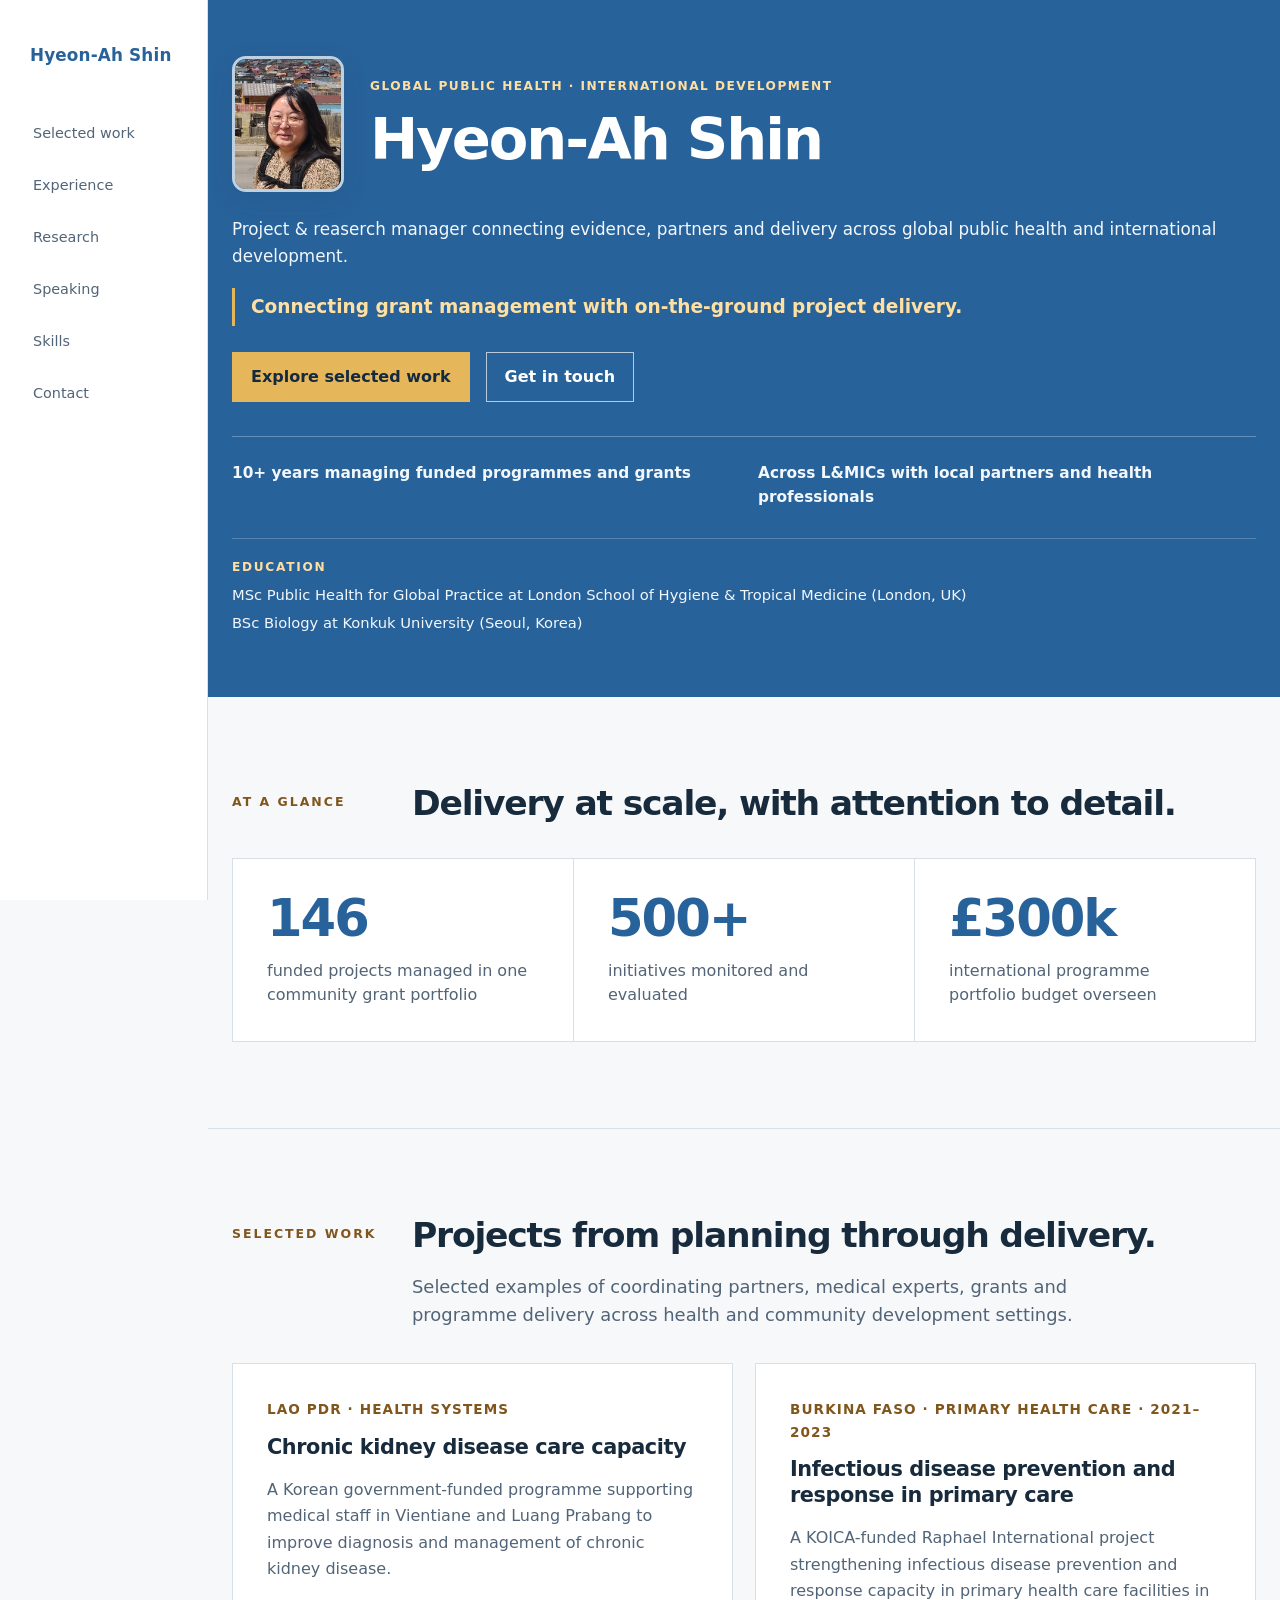
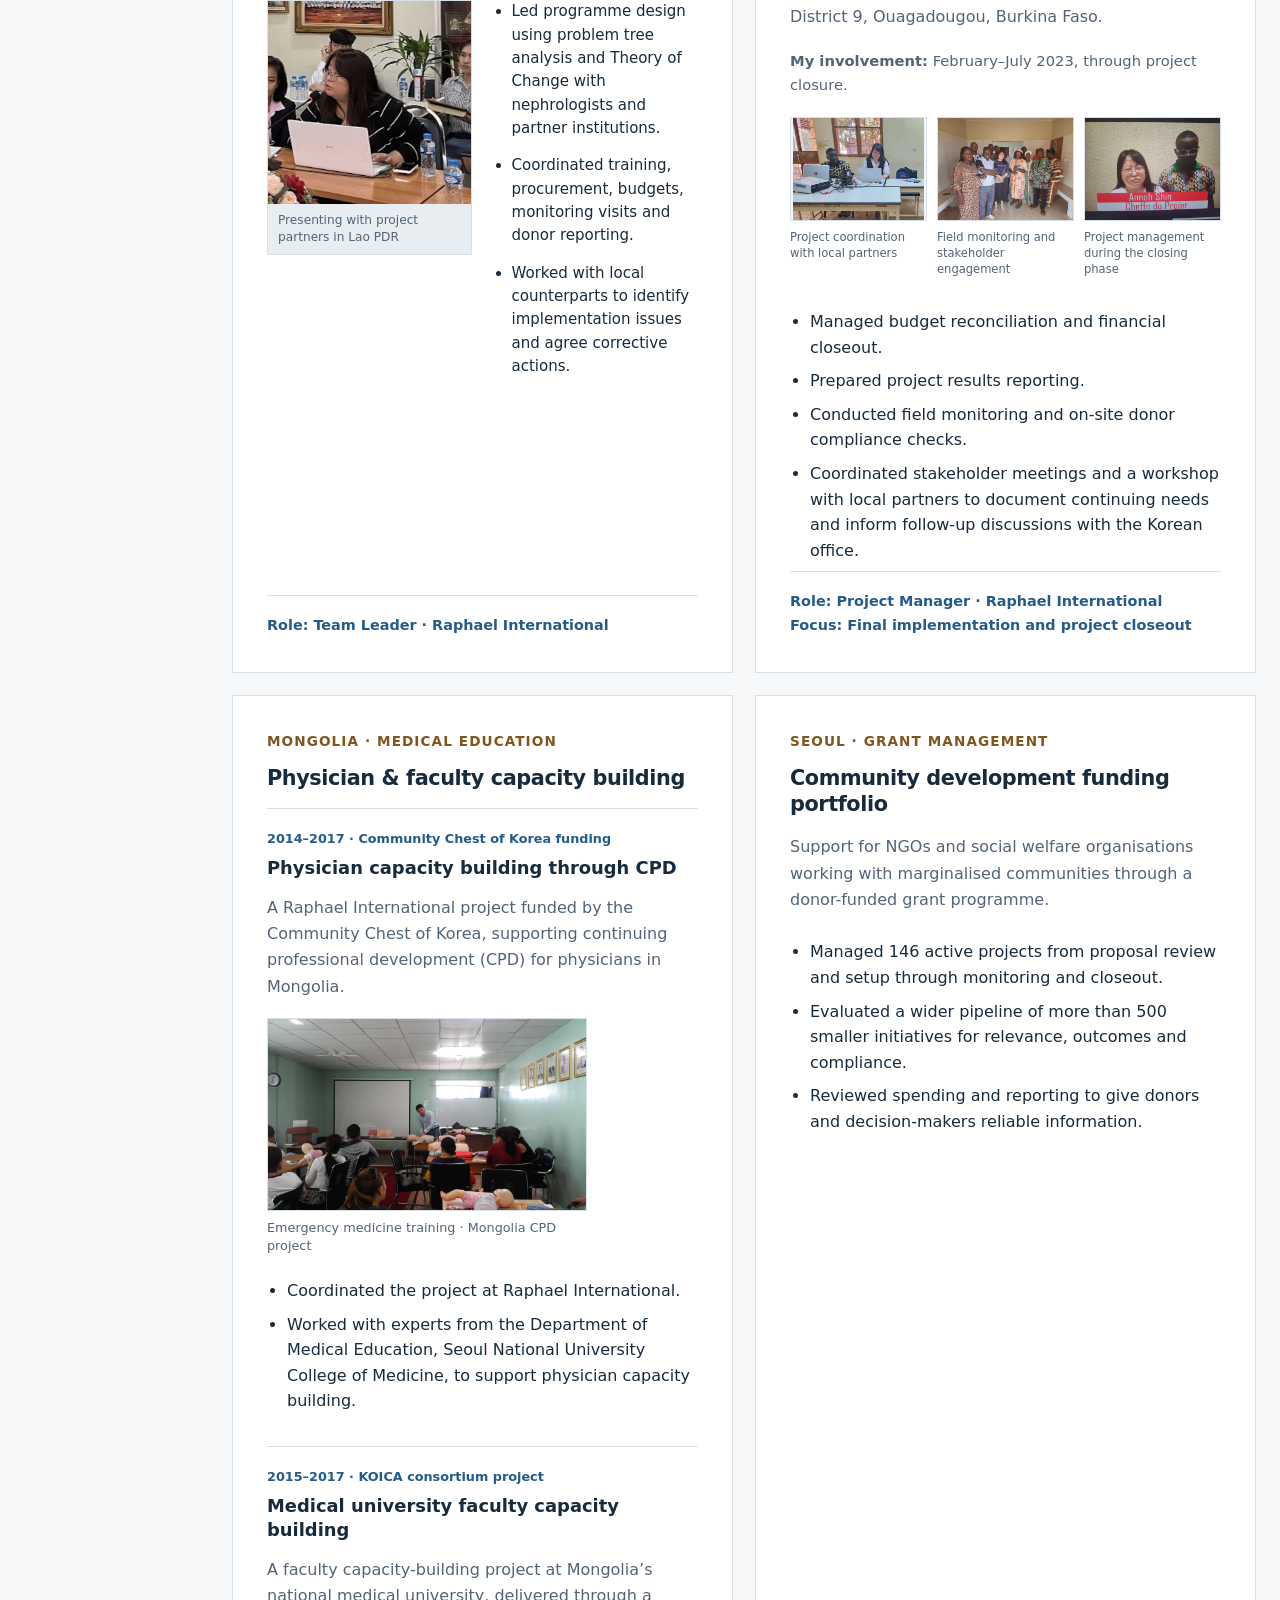
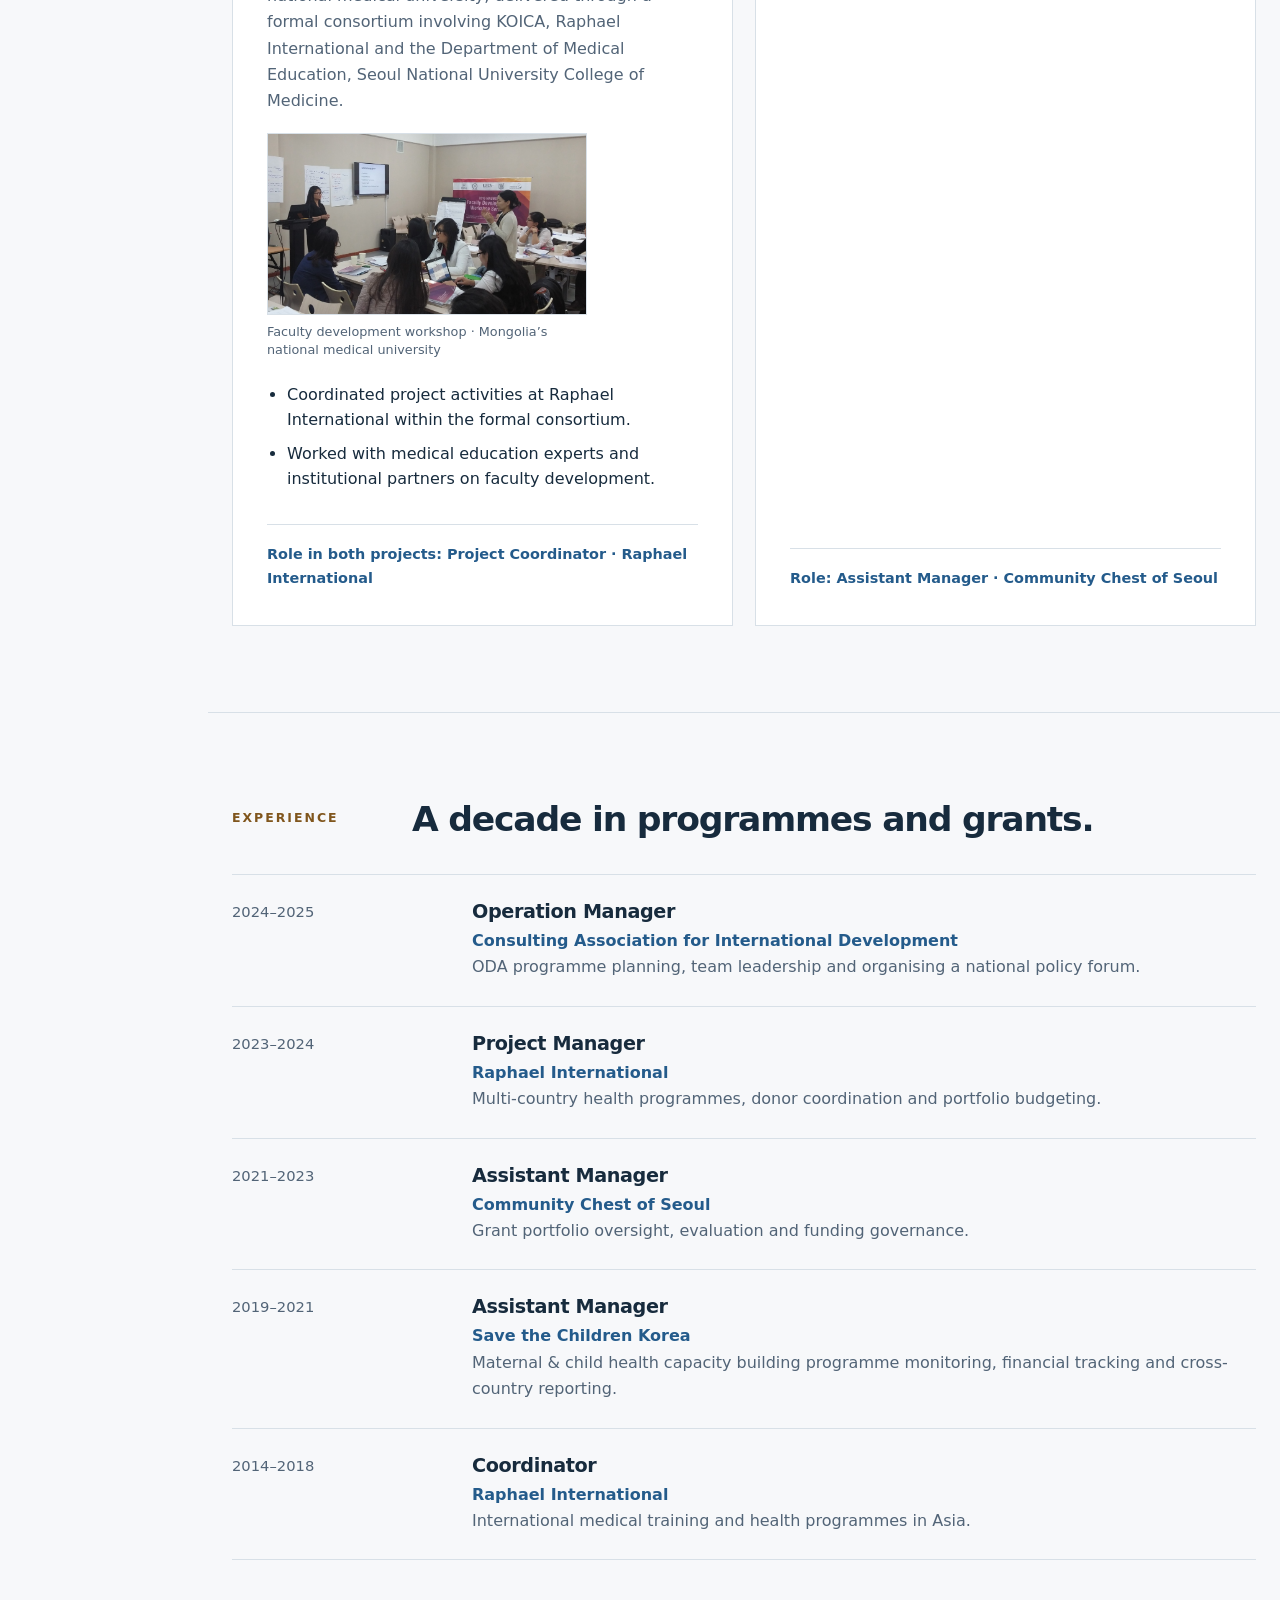
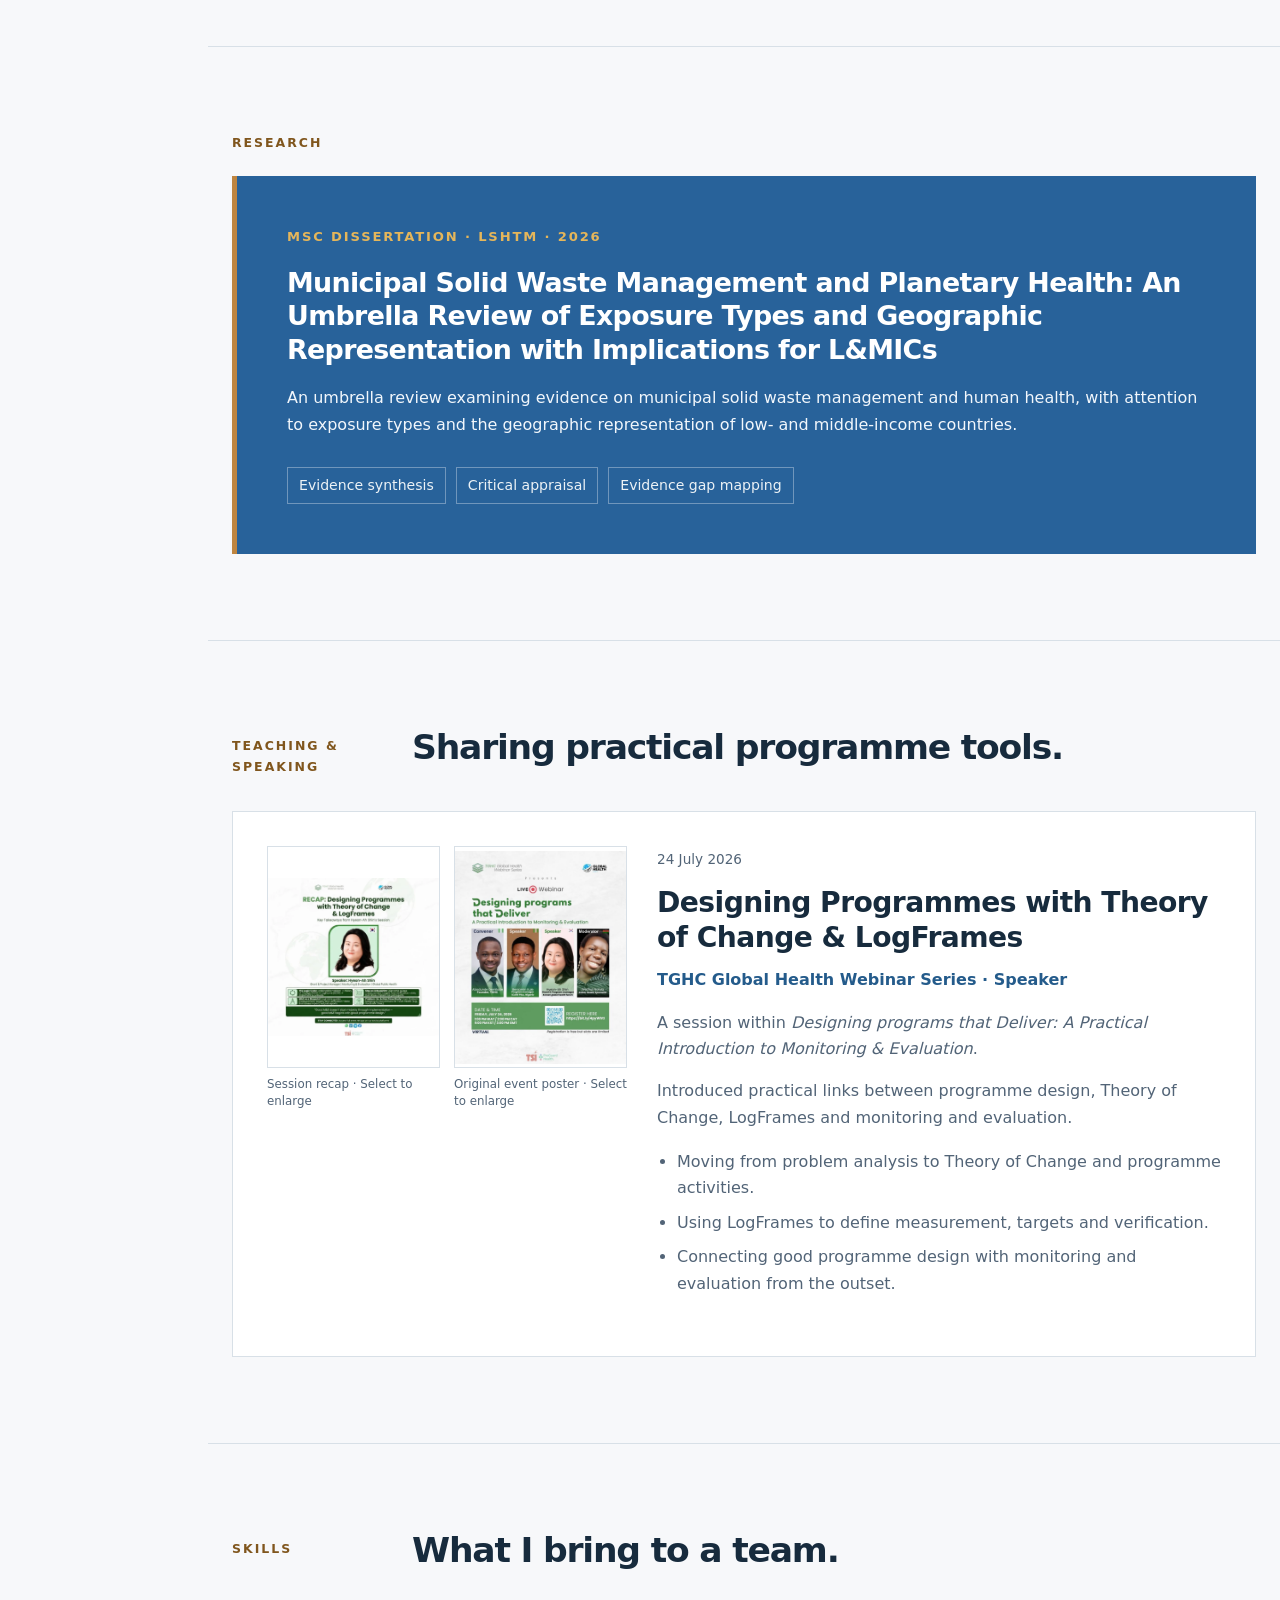
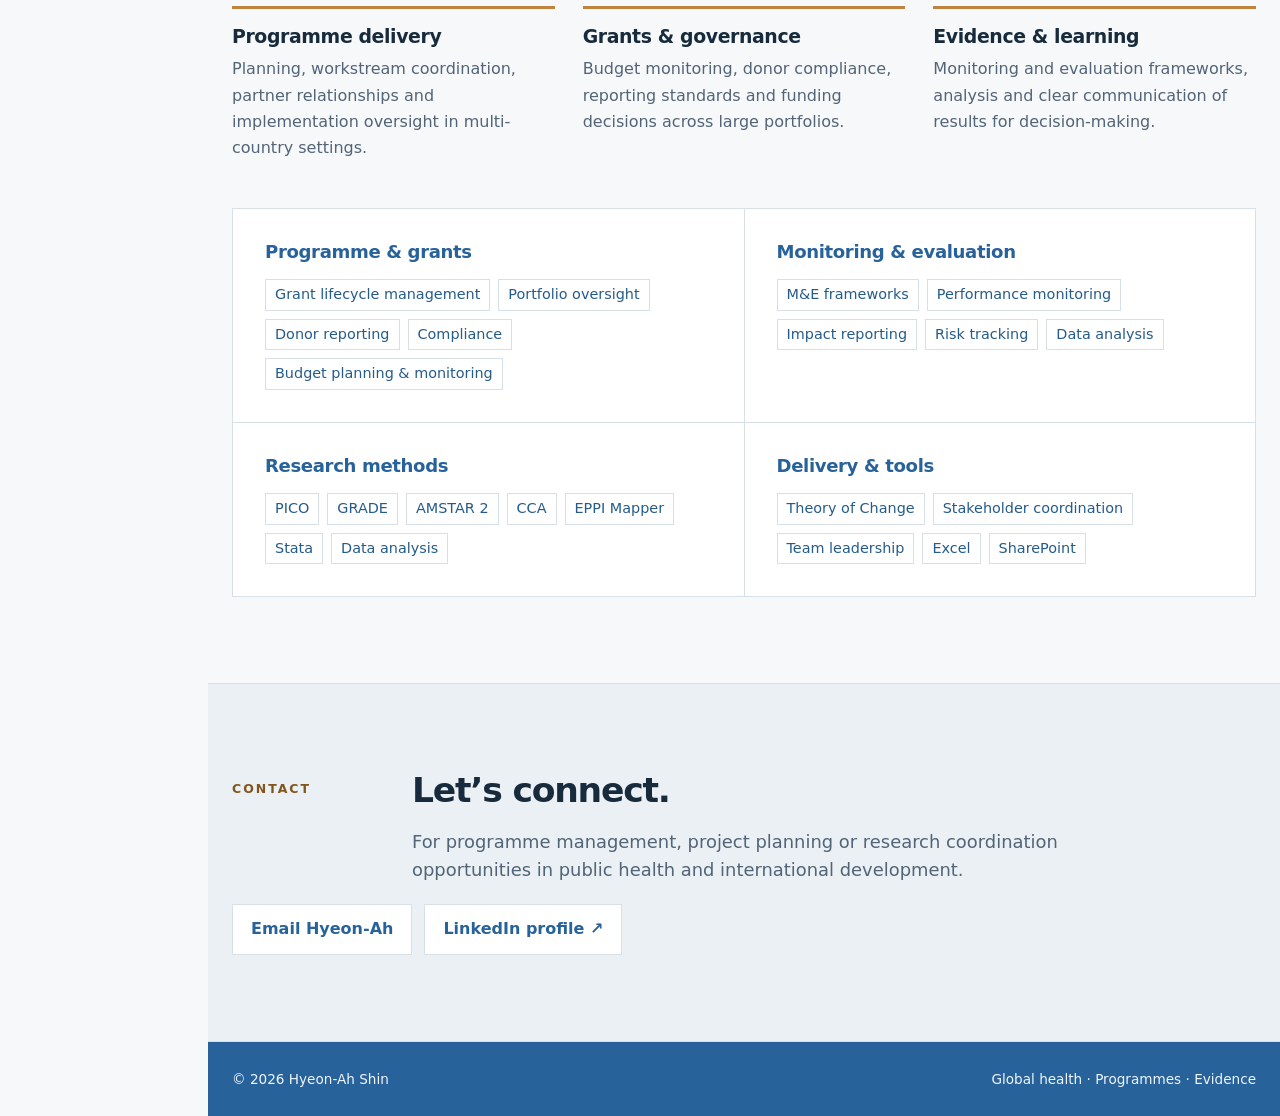
<file: index.html>
<!DOCTYPE html>
<html lang="en"><head><meta charset="utf-8"><meta name="viewport" content="width=device-width,initial-scale=1"><title>Hyeon-Ah Shin | Portfolio</title><meta name="description" content="Global health, projects and research. Connecting grant management with on-the-ground project delivery.">
<link rel="canonical" href="https://hyeonah-s.github.io/portfolio/">
<meta property="og:type" content="website">
<meta property="og:site_name" content="Hyeon-Ah Shin | Portfolio">
<meta property="og:title" content="Hyeon-Ah Shin | Portfolio">
<meta property="og:description" content="Global health, projects and research. Connecting grant management with on-the-ground project delivery.">
<meta property="og:url" content="https://hyeonah-s.github.io/portfolio/">
<meta property="og:image" content="https://hyeonah-s.github.io/portfolio/assets/portfolio-thumbnail.png">
<meta property="og:image:secure_url" content="https://hyeonah-s.github.io/portfolio/assets/portfolio-thumbnail.png">
<meta property="og:image:type" content="image/png">
<meta property="og:image:alt" content="Hyeon-Ah Shin working on a laptop">
<meta name="twitter:card" content="summary_large_image">
<meta name="twitter:title" content="Hyeon-Ah Shin | Portfolio">
<meta name="twitter:description" content="Global health, projects and research.">
<meta name="twitter:image" content="https://hyeonah-s.github.io/portfolio/assets/portfolio-thumbnail.png">
<meta name="twitter:image:alt" content="Hyeon-Ah Shin working on a laptop">
<link rel="stylesheet" href="styles.css?v=3"></head><body><nav class="site-nav" aria-label="Main navigation"><a class="brand" href="#top" aria-current="location">Hyeon-Ah Shin</a><div class="navlinks"><a href="#work">Selected work</a><a href="#experience">Experience</a><a href="#research">Research</a><a href="#speaking">Speaking</a><a href="#skills">Skills</a><a href="#contact">Contact</a></div></nav><header id="top"><div class="wrap"><div class="hero"><div><div class="hero-identity"><img class="hero-portrait" src="assets/hyeon-ah-portrait.jpg" alt="Hyeon-Ah Shin" width="355" height="474"><div><div class="eyebrow">Global Public Health · International Development</div><h1>Hyeon-Ah Shin</h1></div></div><p class="intro">Project &amp; reaserch manager connecting evidence, partners and delivery across global public health and international development.</p><p class="bridge-line">Connecting grant management with on-the-ground project delivery.</p><div class="hero-actions"><a class="button primary" href="#work">Explore selected work</a><a class="button" href="#contact">Get in touch</a></div></div><aside class="hero-side" aria-label="Professional focus"><p class="focus-item">10+ years managing funded programmes and grants</p><p class="focus-item">Across L&amp;MICs with local partners and health professionals</p><div class="education"><span>Education</span><p>MSc Public Health for Global Practice at London School of Hygiene &amp; Tropical Medicine (London, UK)</p><p>BSc Biology at Konkuk University (Seoul, Korea)</p></div></aside></div></div></header><main>
<section aria-labelledby="impact-title"><div class="wrap"><div class="section-head"><span class="label">At a glance</span><h2 id="impact-title">Delivery at scale, with attention to detail.</h2></div><div class="stats"><div class="stat"><b>146</b><span>funded projects managed in one community grant portfolio</span></div><div class="stat"><b>500+</b><span>initiatives monitored and evaluated</span></div><div class="stat"><b>£300k</b><span>international programme portfolio budget overseen</span></div></div></div></section>
<section id="work"><div class="wrap"><div class="section-head"><span class="label">Selected work</span><div><h2>Projects from planning through delivery.</h2><p class="lead">Selected examples of coordinating partners, medical experts, grants and programme delivery across health and community development settings.</p></div></div><div class="cases"><article class="case"><div class="meta">Lao PDR · Health systems</div><h3>Chronic kidney disease care capacity</h3><p>A Korean government-funded programme supporting medical staff in Vientiane and Luang Prabang to improve diagnosis and management of chronic kidney disease.</p><div class="case-details with-photo"><figure class="case-photo"><img src="assets/laos-presentation.jpg" alt="Hyeon-Ah Shin presenting at a project meeting with colleagues and a webinar display" loading="lazy"><figcaption>Presenting with project partners in Lao PDR</figcaption></figure><ul><li>Led programme design using problem tree analysis and Theory of Change with nephrologists and partner institutions.</li><li>Coordinated training, procurement, budgets, monitoring visits and donor reporting.</li><li>Worked with local counterparts to identify implementation issues and agree corrective actions.</li></ul></div><div class="scope">Role: Team Leader · Raphael International</div></article><article class="case burkina-case"><div class="meta">Burkina Faso · Primary health care · 2021–2023</div><h3>Infectious disease prevention and response in primary care</h3><p>A KOICA-funded Raphael International project strengthening infectious disease prevention and response capacity in primary health care facilities in District 9, Ouagadougou, Burkina Faso.</p><p class="project-period"><strong>My involvement:</strong> February–July 2023, through project closure.</p><div class="burkina-gallery"><figure class="project-photo"><button type="button" class="poster-button" data-poster="burkina-monitoring" aria-label="Enlarge Burkina Faso project photograph"><img id="burkina-monitoring" src="assets/burkina-monitoring.jpg" alt="Project coordination meeting with a local partner in Ouagadougou, Burkina Faso" width="2048" height="1574" loading="lazy" decoding="async"></button><figcaption>Project coordination with local partners</figcaption></figure><figure class="project-photo"><button type="button" class="poster-button" data-poster="burkina-field" aria-label="Enlarge Burkina Faso project photograph"><img id="burkina-field" src="assets/burkina-field.jpg" alt="Hyeon-Ah Shin with local counterparts during a field visit in Burkina Faso" width="2048" height="1536" loading="lazy" decoding="async"></button><figcaption>Field monitoring and stakeholder engagement</figcaption></figure><figure class="project-photo"><button type="button" class="poster-button" data-poster="burkina-closeout" aria-label="Enlarge Burkina Faso project photograph"><img id="burkina-closeout" src="assets/burkina-closeout.jpg" alt="Hyeon-Ah Shin and a local colleague shown in project documentation identifying her as project manager" width="2048" height="1536" loading="lazy" decoding="async"></button><figcaption>Project management during the closing phase</figcaption></figure></div><div class="case-details"><ul><li>Managed budget reconciliation and financial closeout.</li><li>Prepared project results reporting.</li><li>Conducted field monitoring and on-site donor compliance checks.</li><li>Coordinated stakeholder meetings and a workshop with local partners to document continuing needs and inform follow-up discussions with the Korean office.</li></ul></div><div class="scope">Role: Project Manager · Raphael International<br>Focus: Final implementation and project closeout</div></article><article class="case mongolia-case"><div class="meta">Mongolia · Medical education</div><h3>Physician &amp; faculty capacity building</h3><div class="mongolia-subproject"><div class="subproject-meta">2014–2017 · Community Chest of Korea funding</div><h4>Physician capacity building through CPD</h4><p>A Raphael International project funded by the Community Chest of Korea, supporting continuing professional development (CPD) for physicians in Mongolia.</p><figure class="project-photo"><button type="button" class="poster-button" data-poster="cpd-project-photo" aria-label="Enlarge project photograph"><img id="cpd-project-photo" src="assets/mongolia-cpd.jpg" alt="Emergency medicine training session with resuscitation mannequins during the Mongolia physician CPD project" width="2048" height="1228" loading="lazy" decoding="async"></button><figcaption>Emergency medicine training · Mongolia CPD project</figcaption></figure><div class="case-details"><ul><li>Coordinated the project at Raphael International.</li><li>Worked with experts from the Department of Medical Education, Seoul National University College of Medicine, to support physician capacity building.</li></ul></div></div><div class="mongolia-subproject"><div class="subproject-meta">2015–2017 · KOICA consortium project</div><h4>Medical university faculty capacity building</h4><p>A faculty capacity-building project at Mongolia’s national medical university, delivered through a formal consortium involving KOICA, Raphael International and the Department of Medical Education, Seoul National University College of Medicine.</p><figure class="project-photo"><button type="button" class="poster-button" data-poster="faculty-project-photo" aria-label="Enlarge project photograph"><img id="faculty-project-photo" src="assets/mongolia-faculty.jpg" alt="Faculty development workshop at Mongolia’s national medical university under the KOICA–Raphael International–Seoul National University consortium" width="2047" height="1157" loading="lazy" decoding="async"></button><figcaption>Faculty development workshop · Mongolia’s national medical university</figcaption></figure><div class="case-details"><ul><li>Coordinated project activities at Raphael International within the formal consortium.</li><li>Worked with medical education experts and institutional partners on faculty development.</li></ul></div></div><div class="scope">Role in both projects: Project Coordinator · Raphael International</div></article><article class="case"><div class="meta">Seoul · Grant management</div><h3>Community development funding portfolio</h3><p>Support for NGOs and social welfare organisations working with marginalised communities through a donor-funded grant programme.</p><div class="case-details "><ul><li>Managed 146 active projects from proposal review and setup through monitoring and closeout.</li><li>Evaluated a wider pipeline of more than 500 smaller initiatives for relevance, outcomes and compliance.</li><li>Reviewed spending and reporting to give donors and decision-makers reliable information.</li></ul></div><div class="scope">Role: Assistant Manager · Community Chest of Seoul</div></article></div></div></section>
<section id="experience"><div class="wrap"><div class="section-head"><span class="label">Experience</span><h2>A decade in programmes and grants.</h2></div><div class="timeline"><article class="role"><time>2024–2025</time><div><h3>Operation Manager</h3><p class="organisation">Consulting Association for International Development</p><p>ODA programme planning, team leadership and organising a national policy forum.</p></div></article><article class="role"><time>2023–2024</time><div><h3>Project Manager</h3><p class="organisation">Raphael International</p><p>Multi-country health programmes, donor coordination and portfolio budgeting.</p></div></article><article class="role"><time>2021–2023</time><div><h3>Assistant Manager</h3><p class="organisation">Community Chest of Seoul</p><p>Grant portfolio oversight, evaluation and funding governance.</p></div></article><article class="role"><time>2019–2021</time><div><h3>Assistant Manager</h3><p class="organisation">Save the Children Korea</p><p>Maternal &amp; child health capacity building programme monitoring, financial tracking and cross-country reporting.</p></div></article><article class="role"><time>2014–2018</time><div><h3>Coordinator</h3><p class="organisation">Raphael International</p><p>International medical training and health programmes in Asia.</p></div></article></div></div></section>
<section id="research"><div class="wrap"><div class="research-label label">Research</div><article class="research-card"><div class="research-meta">MSc dissertation · LSHTM · 2026</div><h3>Municipal Solid Waste Management and Planetary Health: An Umbrella Review of Exposure Types and Geographic Representation with Implications for L&amp;MICs</h3><p>An umbrella review examining evidence on municipal solid waste management and human health, with attention to exposure types and the geographic representation of low- and middle-income countries.</p><div class="research-methods"><span>Evidence synthesis</span><span>Critical appraisal</span><span>Evidence gap mapping</span></div></article></div></section>
<section id="speaking" aria-labelledby="speaking-title"><div class="wrap"><div class="section-head"><span class="label">Teaching &amp; Speaking</span><h2 id="speaking-title">Sharing practical programme tools.</h2></div><article class="teaching-card"><div class="teaching-gallery"><figure class="teaching-recap"><button type="button" class="poster-button" data-poster="tghc-recap" aria-label="Open session recap poster at full size"><img id="tghc-recap" src="assets/tghc-session-recap.webp" alt="TGHC session recap poster: Designing Programmes with Theory of Change and LogFrames, featuring speaker Hyeon-Ah Shin" loading="lazy"></button><figcaption>Session recap · Select to enlarge</figcaption></figure><figure class="teaching-event"><button type="button" class="poster-button" data-poster="tghc-event" aria-label="Open original webinar announcement poster at full size"><img id="tghc-event" src="assets/tghc-webinar-poster.png" alt="Original TGHC webinar announcement for Designing programs that Deliver, 24 July 2026, listing Hyeon-Ah Shin as a speaker" loading="lazy"></button><figcaption>Original event poster · Select to enlarge</figcaption></figure></div><div class="teaching-content"><time datetime="2026-07-24">24 July 2026</time><h3>Designing Programmes with Theory of Change &amp; LogFrames</h3><p class="organisation">TGHC Global Health Webinar Series · Speaker</p><p>A session within <em>Designing programs that Deliver: A Practical Introduction to Monitoring &amp; Evaluation</em>.</p><p>Introduced practical links between programme design, Theory of Change, LogFrames and monitoring and evaluation.</p><ul><li>Moving from problem analysis to Theory of Change and programme activities.</li><li>Using LogFrames to define measurement, targets and verification.</li><li>Connecting good programme design with monitoring and evaluation from the outset.</li></ul></div></article></div></section><section id="skills"><div class="wrap"><div class="section-head"><span class="label">Skills</span><h2>What I bring to a team.</h2></div><div class="expertise"><article><h3>Programme delivery</h3><p>Planning, workstream coordination, partner relationships and implementation oversight in multi-country settings.</p></article><article><h3>Grants &amp; governance</h3><p>Budget monitoring, donor compliance, reporting standards and funding decisions across large portfolios.</p></article><article><h3>Evidence &amp; learning</h3><p>Monitoring and evaluation frameworks, analysis and clear communication of results for decision-making.</p></article></div><div class="skill-grid"><article class="skill-group"><h3>Programme &amp; grants</h3><ul><li>Grant lifecycle management</li><li>Portfolio oversight</li><li>Donor reporting</li><li>Compliance</li><li>Budget planning &amp; monitoring</li></ul></article><article class="skill-group"><h3>Monitoring &amp; evaluation</h3><ul><li>M&amp;E frameworks</li><li>Performance monitoring</li><li>Impact reporting</li><li>Risk tracking</li><li>Data analysis</li></ul></article><article class="skill-group"><h3>Research methods</h3><ul><li>PICO</li><li>GRADE</li><li>AMSTAR 2</li><li>CCA</li><li>EPPI Mapper</li><li>Stata</li><li>Data analysis</li></ul></article><article class="skill-group"><h3>Delivery &amp; tools</h3><ul><li>Theory of Change</li><li>Stakeholder coordination</li><li>Team leadership</li><li>Excel</li><li>SharePoint</li></ul></article></div></div></section>
<section id="contact" class="contact"><div class="wrap"><div class="section-head"><span class="label">Contact</span><div><h2>Let’s connect.</h2><p class="lead">For programme management, project  planning or research coordination opportunities in public health and international development.</p></div></div><div class="contact-links"><a href="mailto:hyeon-ah.shin1@alumni.lshtm.ac.uk">Email Hyeon-Ah</a><a href="https://www.linkedin.com/in/shin0723" target="_blank" rel="noopener noreferrer">LinkedIn profile ↗</a></div></div></section></main><footer><div class="wrap"><span>© 2026 Hyeon-Ah Shin</span><span>Global health · Programmes · Evidence</span></div></footer><dialog id="poster-dialog" class="poster-dialog" aria-label="Webinar poster"><button type="button" id="close-poster">Close poster</button><img id="expanded-poster" alt=""></dialog><script defer src="scripts/main.js?v=2"></script></body></html>
</file>
<file: styles.css>
:root { color-scheme: light; --navy:#28629a;--blue:#245b8b;--paper:#f7f8fa;--gold:#bf8540;--line:#d8e0e7;--ink:#172b3d;--muted:#526477; }
    * { box-sizing:border-box; } html { scroll-behavior:smooth; } body { margin:0; font: 16px/1.65 system-ui,-apple-system,"Segoe UI",sans-serif; background:var(--paper); color:var(--ink); }
    a { color:inherit; } a:focus-visible { outline:3px solid var(--gold); outline-offset:4px; } .wrap { width:min(1120px,calc(100% - 48px)); margin:auto; }
    header { background:var(--navy); color:white; } nav { display:flex; align-items:center; justify-content:space-between; gap:20px; padding:22px 0; border-bottom:1px solid #ffffff30; } .brand { text-decoration:none; font-weight:720; letter-spacing:.01em; font-size:1.1rem; } .navlinks { display:flex; gap:24px; flex-wrap:wrap; } .navlinks a { color:#dbe5ee; text-decoration:none; font-size:.9rem; } .navlinks a:hover { color:white; text-decoration:underline; }
    .hero { display:grid; grid-template-columns:1.25fr .75fr; gap:68px; align-items:end; padding:92px 0 94px; } .eyebrow,.label { text-transform:uppercase; letter-spacing:.16em; font-size:.78rem; font-weight:750; } .eyebrow { color:#e5b65a; } h1 { margin:18px 0 24px; font-size:clamp(3.1rem,7vw,6.2rem); line-height:1.04; letter-spacing:-.055em; font-weight:730; } .intro { max-width:680px; color:#d7e2eb; font-size:clamp(1.1rem,1.7vw,1.38rem); line-height:1.56; margin:0 0 30px; } .hero-actions { display:flex; gap:16px; flex-wrap:wrap; } .button { display:inline-flex; align-items:center; justify-content:center; text-decoration:none; padding:11px 18px; font-weight:700; border:1px solid #b8c9d9; min-height:48px; } .button.primary { background:#e5b65a; color:#142a40; border-color:#e5b65a; } .button:hover { transform:translateY(-2px); } .hero-side { border-top:2px solid #e5b65a; padding-top:18px; align-self:end; } .hero-side p { color:#d7e2eb; margin:0 0 12px; } .hero-side strong { display:block; color:white; font-size:1rem; } .hero-side .small { font-size:.85rem; color:#b9cad9; margin-top:22px; }
    main section { padding:86px 0; border-bottom:1px solid var(--line); } .section-head { display:grid; grid-template-columns:1fr 2fr; gap:40px; align-items:start; margin-bottom:34px; } .label { color:#80561d; padding-top:9px; } h2 { font-size:clamp(2rem,3.7vw,3.4rem); line-height:1.13; letter-spacing:-.035em; margin:0; font-weight:710; } .lead { font-size:1.12rem; color:var(--muted); max-width:730px; margin:0; }
    .stats { display:grid; grid-template-columns:repeat(3,1fr); gap:1px; background:var(--line); border:1px solid var(--line); } .stat { background:white; padding:32px; } .stat b { display:block; font-size:clamp(2.4rem,4vw,3.9rem); line-height:1; letter-spacing:-.04em; color:var(--navy); } .stat span { display:block; margin-top:15px; color:var(--muted); }
    .cases { display:grid; grid-template-columns:repeat(2,1fr); gap:20px; } .case { background:white; border:1px solid var(--line); padding:34px; display:flex; flex-direction:column; } .case .meta { color:#80561d; font-size:.85rem; font-weight:750; letter-spacing:.08em; text-transform:uppercase; } h3 { font-size:1.5rem; line-height:1.25; letter-spacing:-.02em; margin:16px 0; } .case p { margin:0 0 18px; color:var(--muted); } .case ul { padding-left:20px; margin:0; } .case li { margin:7px 0; } .case .scope { margin-top:auto; padding-top:26px; font-size:.9rem; font-weight:700; color:var(--blue); }
    .timeline { border-top:1px solid var(--line); } .role { display:grid; grid-template-columns:210px 1fr; gap:30px; padding:25px 0; border-bottom:1px solid var(--line); } .role time { color:var(--muted); font-size:.92rem; } .role h3 { margin:0 0 4px; font-size:1.2rem; } .role p { margin:0; color:var(--muted); } .role .organisation { color:var(--blue); font-weight:700; }
    .expertise { display:grid; grid-template-columns:repeat(3,1fr); gap:22px; } .expertise article { border-top:3px solid var(--gold); padding-top:16px; } .expertise h3 { font-size:1.18rem; margin:0 0 8px; } .expertise p { color:var(--muted); margin:0; }
    .contact { background:#eaf0f4; } .contact .section-head { margin-bottom:20px; } .contact-links { display:flex; flex-wrap:wrap; gap:12px; } .contact-links a { background:white; color:var(--navy); border:1px solid var(--line); text-decoration:none; padding:11px 18px; font-weight:700; } .contact-links a:hover { border-color:var(--navy); }
    footer { background:var(--navy); color:#bdcad5; padding:26px 0; font-size:.85rem; } footer .wrap { display:flex; justify-content:space-between; gap:18px; }
    @media(max-width:760px) { .wrap { width:min(100% - 36px,1120px); } nav { align-items:flex-start; flex-direction:column; } .navlinks { gap:12px 18px; } .hero { display:block; padding:65px 0 68px; } .hero-side { margin-top:56px; max-width:480px; } .section-head { display:block; } .label { display:block; margin-bottom:14px; } main section { padding:62px 0; } .stats,.cases,.expertise { grid-template-columns:1fr; } .role { grid-template-columns:1fr; gap:4px; } footer .wrap { flex-direction:column; } }
    @media(prefers-reduced-motion:reduce) { html { scroll-behavior:auto; } .button:hover { transform:none; } }
  
.edit-toggle{border:1px solid #e5b65a;color:#e5b65a;background:none;padding:7px 14px;font:inherit;cursor:pointer;white-space:nowrap}
.edit-toggle:hover{background:#e5b65a;color:#0d2540}
.editor-backdrop{position:fixed;inset:0;background:#09182799;z-index:20}
.editor{position:fixed;right:0;top:0;bottom:0;width:min(560px,100vw);background:#f7f8fa;z-index:21;overflow:auto;box-shadow:-12px 0 36px #09182740;color:#172b3d}
.editor-inner{padding:24px 26px 90px}.editor-head{display:flex;align-items:flex-start;justify-content:space-between;gap:20px;position:sticky;top:0;background:#f7f8fa;padding:18px 0 14px;border-bottom:1px solid #d8e0e7;z-index:2}
.editor-head h2{font-size:1.75rem}.editor-head p{margin:4px 0 0;color:#526477}.close-edit{background:none;border:1px solid #aebdc9;font:inherit;padding:6px 12px;cursor:pointer}
.editor fieldset{border:0;border-bottom:1px solid #d8e0e7;margin:0;padding:23px 0}.editor legend{font-weight:760;font-size:1.18rem;padding-top:20px}
.editor label{display:block;font-weight:650;font-size:.9rem;margin:15px 0 5px}.editor input,.editor textarea{width:100%;border:1px solid #aebdc9;background:white;color:#172b3d;padding:10px;font:inherit;border-radius:0}.editor textarea{min-height:84px;resize:vertical;line-height:1.5}.editor input:focus,.editor textarea:focus{outline:2px solid #bf8540;outline-offset:1px}
.edit-group{background:white;border:1px solid #d8e0e7;padding:15px;margin:14px 0}.edit-group h3{font-size:1rem;margin:0}.edit-actions{display:flex;gap:8px;flex-wrap:wrap;margin-top:12px}.edit-actions button{font:inherit;border:1px solid #aebdc9;background:white;padding:5px 10px;cursor:pointer}
.editor-bar{position:sticky;bottom:0;background:#f7f8fa;border-top:1px solid #d8e0e7;padding:15px 26px;display:flex;align-items:center;gap:14px}.editor-bar button{background:#0d2540;border:0;color:white;padding:10px 18px;font:inherit;font-weight:700;cursor:pointer}.editor-bar button:disabled{opacity:.6;cursor:wait}.editor-bar span{font-size:.9rem;color:#526477}
@media(max-width:760px){.editor-inner{padding:12px 18px 80px}.editor-bar{padding:12px 18px}.navlinks{flex:1}.edit-toggle{margin-top:4px}}

/* Content-aware layout: new entries and longer text retain a calm rhythm. */
.hero{grid-template-columns:minmax(0,1.2fr) minmax(290px,.8fr);gap:clamp(36px,5vw,76px);align-items:center}
.hero>div,.hero-side,.section-head>*{min-width:0}
.hero h1{font-size:clamp(3rem,6.2vw,5.6rem);overflow-wrap:break-word}
.hero-side{border-top:0;border-left:2px solid #e5b65a;padding:3px 0 3px 25px}
.hero-side .focus-item{color:#f2f5f8;font-size:1.04rem;font-weight:650;line-height:1.5;margin:0 0 18px}
.education{border-top:1px solid #ffffff35;margin-top:23px;padding-top:18px}
.education span{display:block;color:#e5b65a;font-size:.76rem;font-weight:750;text-transform:uppercase;letter-spacing:.14em;margin-bottom:8px}
.education p{color:#cbd8e3;font-size:.93rem;line-height:1.5;margin:0 0 9px;overflow-wrap:anywhere}
.section-head h2{max-width:22ch;text-wrap:balance;overflow-wrap:break-word}
.lead{margin-top:16px;line-height:1.58}
.stats{grid-template-columns:repeat(auto-fit,minmax(min(100%,230px),1fr))}
.stat{min-width:0;padding:clamp(24px,3vw,34px)}
.stat b{overflow-wrap:anywhere}
.stat span{line-height:1.5}
.cases{grid-template-columns:repeat(auto-fit,minmax(min(100%,330px),1fr));align-items:stretch;gap:22px}
.case{min-width:0;padding:clamp(24px,3vw,34px);overflow-wrap:break-word}
.case h3{margin:14px 0 16px;text-wrap:balance}
.case li{line-height:1.6;margin:8px 0}
.case .scope{border-top:1px solid var(--line);margin-top:28px;padding-top:17px}
.role{grid-template-columns:minmax(145px,210px) minmax(0,1fr);align-items:start}
.role>div{min-width:0;overflow-wrap:break-word}
.expertise{grid-template-columns:repeat(auto-fit,minmax(min(100%,260px),1fr));gap:28px}
.expertise article{min-width:0;overflow-wrap:break-word}
.contact-links a{overflow-wrap:anywhere}
.edit-field{display:block}
.edit-field span{display:block;margin-bottom:5px}
@media(max-width:920px){.hero{grid-template-columns:1fr;gap:35px;padding:70px 0}.hero-side{max-width:680px}.section-head{grid-template-columns:minmax(145px,1fr) minmax(0,2fr);gap:25px}}
@media(max-width:760px){nav{gap:16px}.hero{padding:60px 0 66px}.hero-side{margin:0;max-width:none}.section-head{display:block}.section-head h2{max-width:none}.role{grid-template-columns:1fr;gap:5px}.case{padding:24px}}
.case-photo{margin:4px 0 24px;border:1px solid var(--line);background:#e8edf1}
.case-photo img{display:block;width:100%;height:auto;aspect-ratio:4/3;object-fit:cover;object-position:center}
.case-photo figcaption{padding:9px 12px;color:var(--muted);font-size:.84rem;line-height:1.4}
.cases{align-items:start}
.case{height:auto}
.bridge-line{color:#f4d28f;border-left:3px solid #e5b65a;padding:5px 0 5px 16px;margin:0 0 30px;max-width:32ch;font-size:clamp(1.08rem,1.75vw,1.3rem);font-weight:700;line-height:1.48;text-wrap:balance}
.case-photo img{aspect-ratio:1/1;object-fit:cover;object-position:center}
.research-card{background:var(--navy);color:white;padding:clamp(28px,4vw,50px);border-left:5px solid var(--gold)}
.research-meta{text-transform:uppercase;letter-spacing:.14em;color:#e5b65a;font-size:.82rem;font-weight:750}
.research-card h3{max-width:850px;font-size:clamp(1.55rem,3vw,2.5rem);line-height:1.26;letter-spacing:-.025em;margin:18px 0 18px;text-wrap:balance;overflow-wrap:break-word}
.research-card p{color:#d7e2eb;max-width:780px;font-size:1.08rem;margin:0;line-height:1.65}
.research-methods{display:flex;flex-wrap:wrap;gap:10px;margin-top:29px}
.research-methods span{border:1px solid #ffffff55;padding:6px 11px;color:#ecf2f6;font-size:.88rem}
.skill-grid{display:grid;grid-template-columns:repeat(2,minmax(0,1fr));gap:1px;margin-top:46px;background:var(--line);border:1px solid var(--line)}
.skill-group{background:white;padding:clamp(23px,3vw,32px);min-width:0}
.skill-group h3{font-size:1.13rem;margin:0 0 16px;color:var(--navy)}
.skill-group ul{list-style:none;padding:0;margin:0;display:flex;flex-wrap:wrap;gap:8px}
.skill-group li{border:1px solid var(--line);padding:5px 9px;color:var(--blue);font-size:.9rem;line-height:1.35}
@media(max-width:760px){.skill-grid{grid-template-columns:1fr}.research-card{padding:25px}.research-methods{gap:7px}}
.research-label{margin-bottom:22px;padding-top:0}

/* Compact portrait and wider lines for the introduction. */
.hero{display:block;padding:56px 0 62px}
.hero-identity{display:flex;align-items:center;gap:26px;margin-bottom:24px}
.hero-identity>div{min-width:0}
.hero-portrait{display:block;width:112px;height:136px;flex:none;object-fit:cover;object-position:center 35%;border-radius:14px;border:3px solid #ffffffb3;box-shadow:0 8px 24px #153e6526}
.hero h1{font-size:clamp(2.35rem,4.5vw,3.75rem);line-height:1.12;letter-spacing:-.035em;margin:12px 0 0}
.hero .eyebrow{color:#ffdfa0;font-size:.76rem;letter-spacing:.12em}
.intro{max-width:none;font-size:1.05rem;line-height:1.6;color:#f2f7fc;margin-bottom:18px}
.bridge-line{max-width:none;font-size:1.16rem;line-height:1.5;color:#ffe0a3;text-wrap:initial;margin-bottom:26px}
.hero-side{display:grid;grid-template-columns:1fr 1fr 1.25fr;gap:28px;border-left:0;border-top:1px solid #ffffff4a;padding:25px 0 0;margin-top:34px;max-width:none}
.hero-side .focus-item{font-size:.96rem;line-height:1.55;margin:0;color:#f2f7fc}
.education{border-top:0;margin:0;padding:0}
.education span{color:#ffdfa0;margin-bottom:6px}
.education p{color:#f2f7fc;font-size:.9rem;margin:0}
.section-head{grid-template-columns:150px minmax(0,1fr);gap:30px}
.section-head h2{max-width:none;font-size:clamp(1.7rem,2.7vw,2.5rem);text-wrap:initial;line-height:1.2}
.case h3{font-size:1.3rem;text-wrap:initial}
.research-card h3{font-size:clamp(1.45rem,2.1vw,1.95rem);max-width:none;text-wrap:initial}
.research-card p{max-width:none;font-size:1rem;color:#f2f7fc}
footer{color:#eef5fc}
@media(max-width:920px){.hero-side{grid-template-columns:1fr 1fr}.education{grid-column:1/-1}.section-head{grid-template-columns:130px minmax(0,1fr);gap:24px}}
@media(max-width:760px){.hero{padding:38px 0 44px}.hero-identity{gap:18px;margin-bottom:23px}.hero-portrait{width:84px;height:104px;border-width:2px;border-radius:11px}.hero h1{font-size:clamp(1.85rem,6.6vw,2.8rem)}.hero .eyebrow{font-size:.64rem;letter-spacing:.08em}.intro{font-size:1rem}.bridge-line{font-size:1.05rem}.hero-side{grid-template-columns:1fr;gap:16px;margin-top:28px;padding-top:23px}.education{grid-column:auto;border-top:1px solid #ffffff35;padding-top:16px}.section-head{display:block}}

/* Give both degree entries enough width for one line each on desktop. */
.hero-side{grid-template-columns:1fr 1fr}
.hero-side .education{grid-column:1/-1;border-top:1px solid #ffffff35;padding-top:18px}
.hero-side .education p{font-size:.92rem;line-height:1.6;margin:0}
.hero-side .education p+p{margin-top:5px}
@media(max-width:760px){.hero-side{grid-template-columns:1fr}.hero-side .education{grid-column:auto}.hero-side .education p{font-size:.9rem}}

/* Keep the presentation image small and put the work alongside it. */
.case-details.with-photo{display:grid;grid-template-columns:minmax(0,1fr) minmax(0,1fr);align-items:start;gap:22px}
.case-details.with-photo .case-photo{margin:0;width:100%;max-width:220px}
.case-details.with-photo .case-photo img{width:100%;height:auto;aspect-ratio:1/1}
.case-details.with-photo .case-photo figcaption{font-size:.76rem;padding:8px 10px}
.case-details.with-photo ul{font-size:.94rem;margin:0;padding-left:18px}
.case-details.with-photo li{margin:0 0 14px;line-height:1.55}
.case-details.with-photo li:last-child{margin-bottom:0}
@media(max-width:600px){.case-details.with-photo{grid-template-columns:1fr;gap:20px}.case-details.with-photo .case-photo{max-width:220px}.case-details.with-photo ul{font-size:1rem}}

.teaching-card{display:grid;grid-template-columns:minmax(0,320px) minmax(0,1fr);gap:38px;align-items:start;background:white;border:1px solid var(--line);padding:clamp(22px,3vw,34px)}
.teaching-recap,.teaching-event{margin:0}.poster-button{display:block;width:100%;padding:0;border:1px solid var(--line);background:white;cursor:zoom-in}.poster-button:focus-visible{outline:3px solid var(--gold);outline-offset:4px}.poster-button img{display:block;width:100%;height:auto;object-fit:contain}.teaching-card figcaption{font-size:.78rem;line-height:1.45;color:var(--muted);margin-top:8px}.teaching-content time{font-size:.85rem;color:var(--muted)}.teaching-content h3{font-size:clamp(1.3rem,2.2vw,1.8rem);margin:12px 0}.teaching-content p{color:var(--muted);margin:0 0 16px}.teaching-content .organisation{color:var(--blue);font-weight:700}.teaching-content ul{padding-left:20px;color:var(--muted);margin:18px 0 25px}.teaching-content li{margin:8px 0}.teaching-event{max-width:170px}
.poster-dialog{border:0;padding:16px;border-radius:6px;width:min(1000px,96vw);max-height:94vh;overflow:auto;background:white}.poster-dialog::backdrop{background:#091827d9}.poster-dialog img{display:block;max-width:100%;height:auto;margin:auto}.poster-dialog button{display:block;margin:0 0 12px auto;padding:8px 16px;font:inherit;background:white;border:1px solid var(--line);cursor:pointer}.poster-dialog button:focus-visible{outline:3px solid var(--gold)}
@media(max-width:760px){.teaching-card{grid-template-columns:1fr;gap:24px}.teaching-recap{max-width:320px;margin:auto}.teaching-event{max-width:150px}}

.project-photo{margin:2px 0 22px}.project-photo img{display:block;width:100%;height:auto;object-fit:contain}.project-photo figcaption{font-size:.8rem;color:var(--muted);line-height:1.45;margin-top:8px}

.project-period{font-size:.92rem}.burkina-gallery{display:grid;grid-template-columns:repeat(2,minmax(0,1fr));gap:14px;margin:2px 0 24px}.burkina-gallery .project-photo{min-width:0;margin:0}.burkina-gallery .project-photo:first-child{grid-column:1/-1}.burkina-gallery .project-photo img{width:100%;height:auto;object-fit:contain}.burkina-gallery figcaption{font-size:.76rem}

/* Four project cards: two columns on desktop, one column on mobile. */
#work .cases{grid-template-columns:repeat(2,minmax(0,1fr));align-items:stretch}
#work .case>.scope{margin-top:auto;padding-top:18px}
.mongolia-subproject{padding:20px 0 24px;border-top:1px solid var(--line)}.mongolia-subproject h4{font-size:1.12rem;line-height:1.35;margin:8px 0 14px;color:var(--ink)}.subproject-meta{font-size:.8rem;line-height:1.5;font-weight:700;color:var(--blue)}.mongolia-subproject .project-photo{max-width:320px}.mongolia-subproject:last-of-type{padding-bottom:24px}
.burkina-gallery{grid-template-columns:repeat(3,minmax(0,1fr));gap:10px}.burkina-gallery .project-photo:first-child{grid-column:auto}.burkina-gallery .project-photo img{aspect-ratio:4/3;background:#f3f5f7;object-fit:contain}.burkina-gallery figcaption{font-size:.72rem;line-height:1.4}
@media(max-width:760px){#work .cases{grid-template-columns:1fr}.mongolia-subproject .project-photo{max-width:100%}}

/* Persistent section navigation: side rail on desktop, compact bar on smaller screens. */
body{padding-top:68px}
.site-nav{position:fixed;inset:0 0 auto;z-index:10;display:flex;flex-direction:row;align-items:center;gap:22px;padding:12px 24px;height:68px;border:0;border-bottom:1px solid var(--line);background:#fff;color:var(--ink);box-shadow:0 2px 12px #172b3d0a}
.site-nav .brand{flex:none;font-size:.95rem;color:var(--navy);white-space:nowrap}
.site-nav .navlinks{display:flex;flex:1;flex-direction:row;flex-wrap:nowrap;gap:6px;overflow-x:auto;min-width:0;align-items:center;padding:4px;scrollbar-width:thin}
.site-nav .navlinks a{flex:none;display:block;padding:8px 12px;border-radius:6px;color:var(--muted);font-size:.85rem;white-space:nowrap;text-decoration:none;line-height:1.4}
.site-nav .navlinks a:hover{color:var(--navy);background:#f1f5f9;text-decoration:none}
.site-nav .navlinks a[aria-current="location"]{color:var(--navy);background:#e9f1f8;font-weight:700}
.site-nav a:focus-visible{outline:2px solid var(--gold);outline-offset:1px}
#top,main section{scroll-margin-top:84px}
@media(min-width:1200px){
 body{padding-top:0;padding-left:208px}
 .site-nav{inset:0 auto 0 0;width:208px;height:auto;flex-direction:column;align-items:stretch;justify-content:flex-start;gap:38px;padding:42px 20px;border-bottom:0;border-right:1px solid var(--line);overflow-y:auto;box-shadow:none}
 .site-nav .brand{font-size:1.05rem;padding:0 10px}
 .site-nav .navlinks{flex:none;flex-direction:column;align-items:stretch;overflow-x:visible;padding:3px;gap:8px}
 .site-nav .navlinks a{font-size:.9rem;padding:12px 10px}
 #top,main section{scroll-margin-top:24px}
}
@media(max-width:760px){
 body{padding-top:60px}
 .site-nav{height:60px;gap:12px;padding:8px 12px}
 .site-nav .brand{font-size:.78rem;max-width:83px;white-space:normal;line-height:1.25}
 .site-nav .navlinks a{font-size:.8rem;padding:8px 10px}
 #top,main section{scroll-margin-top:76px}
}

/* Compact webinar posters, displayed side by side. */
.teaching-card{grid-template-columns:minmax(0,360px) minmax(0,1fr);gap:30px}
.teaching-gallery{display:grid;grid-template-columns:repeat(2,minmax(0,1fr));gap:14px;align-items:start;width:100%;max-width:360px}
.teaching-gallery .teaching-recap,.teaching-gallery .teaching-event{width:100%;max-width:none;margin:0;min-width:0}
.teaching-gallery .poster-button img{height:220px;object-fit:contain;background:white}
.teaching-gallery figcaption{font-size:.74rem;line-height:1.4}
@media(max-width:1000px){.teaching-card{grid-template-columns:1fr}.teaching-gallery{max-width:360px}}
@media(max-width:420px){.teaching-gallery{gap:10px}.teaching-gallery .poster-button img{height:180px}}
</file>
